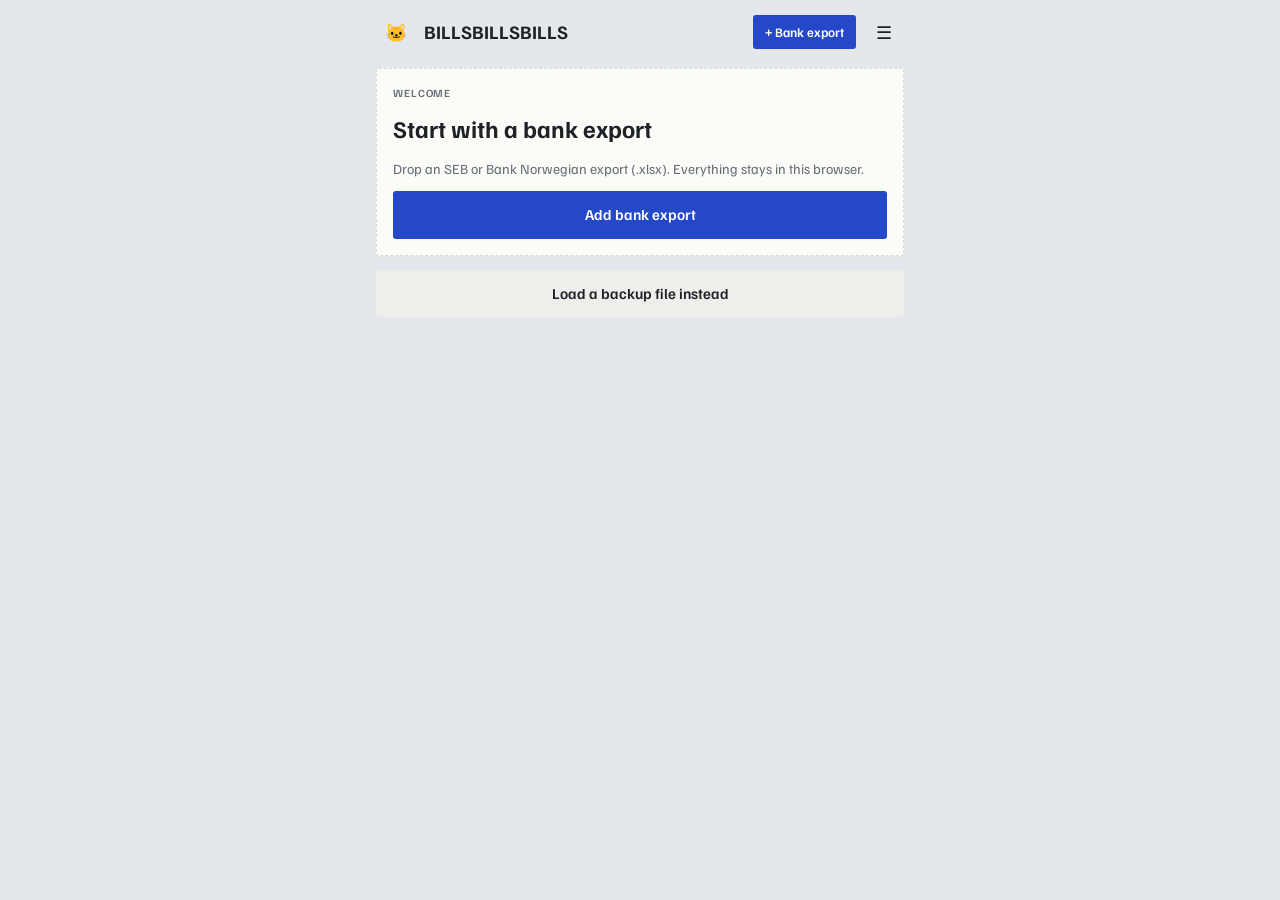
<file: index.html>
<!DOCTYPE html>
<html lang="en" data-skin="kvitto">
<head>
  <meta charset="UTF-8">
  <meta name="viewport" content="width=device-width, initial-scale=1.0, viewport-fit=cover">
  <title>BillsBillsBills</title>
  <script>
    // Apply the saved look before first paint
    try {
      const look = JSON.parse(localStorage.getItem('billsbillsbills_look') || '{}');
      if (look.skin) document.documentElement.dataset.skin = look.skin;
      if (look.theme) document.documentElement.dataset.theme = look.theme;
    } catch {}
  </script>
  <link rel="preconnect" href="https://fonts.googleapis.com">
  <link rel="preconnect" href="https://fonts.gstatic.com" crossorigin>
  <link rel="stylesheet" href="https://fonts.googleapis.com/css2?family=Familjen+Grotesk:wght@400;500;700&family=Martian+Mono:wght@400;600&family=Bagel+Fat+One&family=Atkinson+Hyperlegible:wght@400;700&family=Young+Serif&family=Hanken+Grotesk:wght@400;500;700&family=IBM+Plex+Mono:wght@400;500&display=swap">
  <link rel="stylesheet" href="styles.css">
</head>
<body>
  <div class="app">
    <header class="bar" id="bar"></header>
    <main class="screen" id="screen" aria-live="polite"></main>
  </div>
  <div id="overlay"></div>

  <input type="file" id="fileInput" accept=".xlsx,.xls,.csv" hidden>
  <input type="file" id="importRulesInput" accept=".json" hidden>
  <input type="file" id="importEventsInput" accept=".json" hidden>

  <!-- Debug Console (hidden unless ?debug in URL) -->
  <div id="debugConsole" class="debug-console" style="display: none;">
    <input type="text" id="debugInput" class="debug-input" placeholder="/clear, /rules, /events, /help">
  </div>

  <script src="https://cdn.sheetjs.com/xlsx-0.20.1/package/dist/xlsx.full.min.js"></script>
  <script type="module" src="js/app.js"></script>
</body>
</html>
</file>
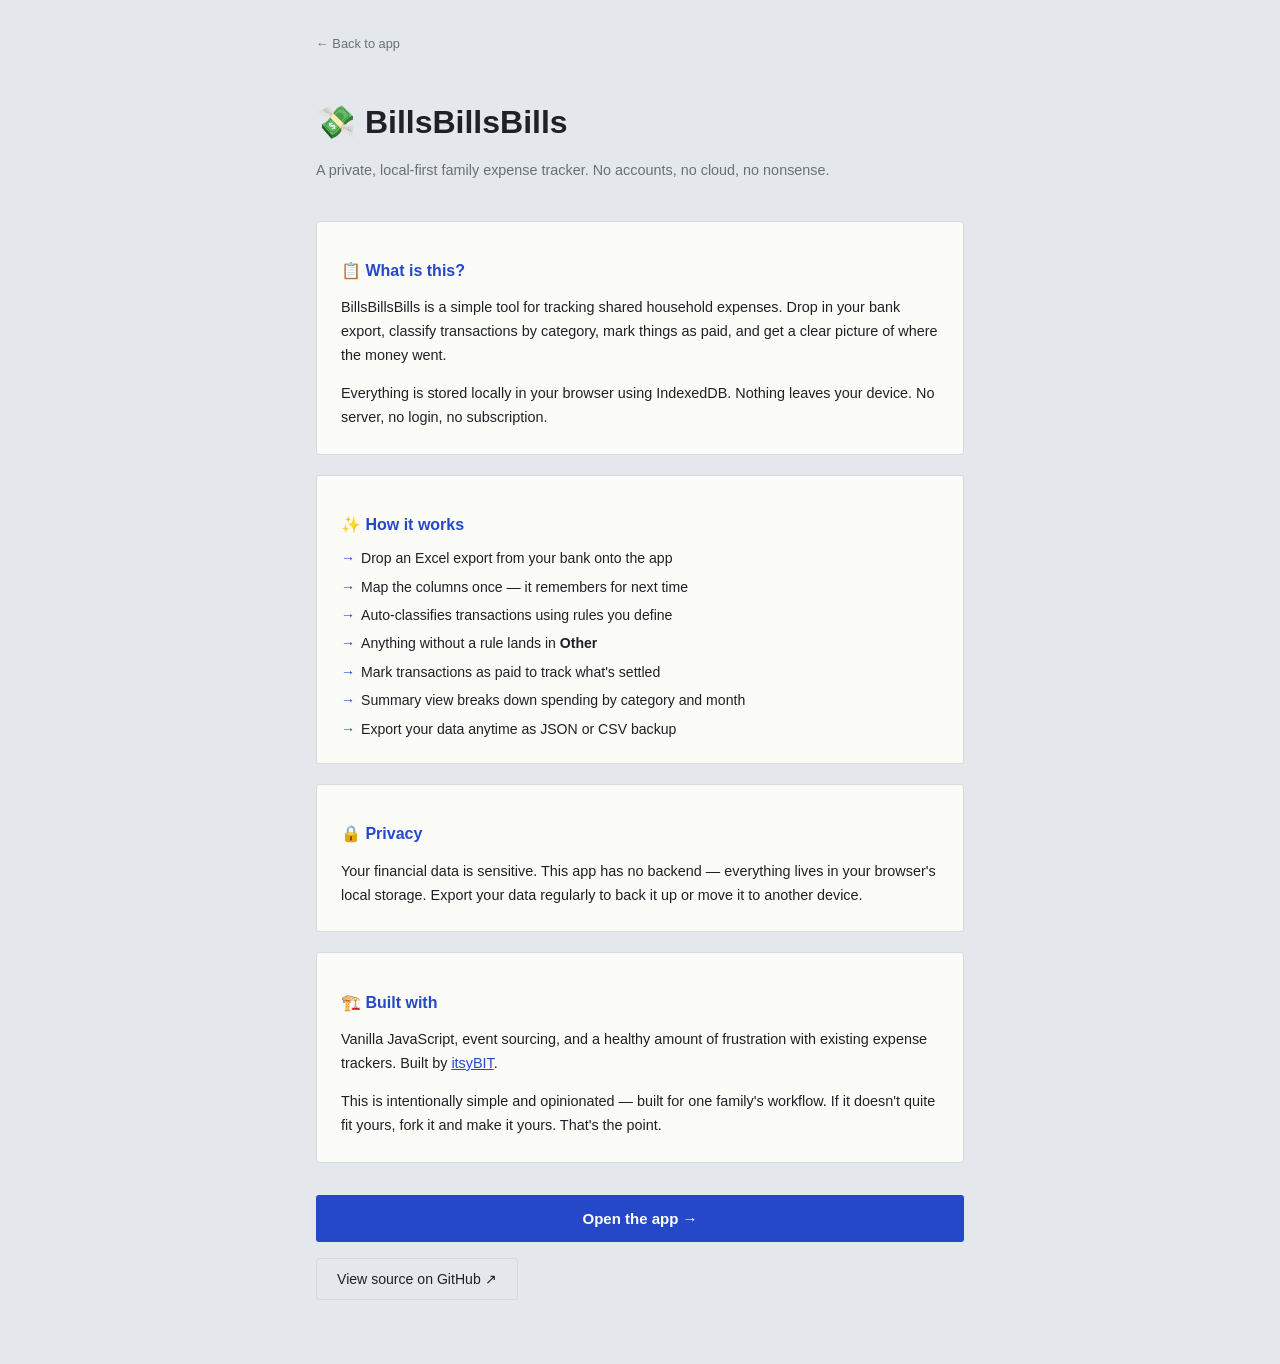
<file: about.html>
<!DOCTYPE html>
<html lang="en">
<head>
  <meta charset="UTF-8">
  <meta name="viewport" content="width=device-width, initial-scale=1.0">
  <title>About — BillsBillsBills</title>
  <link rel="stylesheet" href="styles.css">
  <style>
    .about-container {
      max-width: 680px;
      margin: 0 auto;
      padding: 2rem 1rem 4rem;
    }
    .about-header {
      margin-bottom: 2.5rem;
    }
    .about-header h1 {
      font-size: 2rem;
      margin-bottom: 0.5rem;
    }
    .about-header p {
      color: var(--color-muted);
      font-size: 0.9rem;
    }
    .about-section {
      background: var(--color-surface);
      border: 1px solid var(--color-border);
      border-radius: var(--radius-md);
      padding: 1.5rem;
      margin-bottom: 1.25rem;
    }
    .about-section h2 {
      font-size: 1rem;
      color: var(--color-primary);
      margin-bottom: 0.75rem;
      display: flex;
      align-items: center;
      gap: 0.5rem;
    }
    .about-section p {
      color: var(--color-text);
      line-height: 1.65;
      margin-bottom: 0.75rem;
      font-size: 0.9rem;
    }
    .about-section p:last-child { margin-bottom: 0; }
    .feature-list {
      list-style: none;
      padding: 0;
      margin: 0;
      display: flex;
      flex-direction: column;
      gap: 0.5rem;
    }
    .feature-list li {
      font-size: 0.88rem;
      color: var(--color-text);
      padding-left: 1.25rem;
      position: relative;
    }
    .feature-list li::before {
      content: '→';
      position: absolute;
      left: 0;
      color: var(--color-primary);
    }
    .cta-row {
      display: flex;
      gap: 1rem;
      flex-wrap: wrap;
      margin-top: 2rem;
    }
    .btn-outline {
      background: none;
      border: 1px solid var(--color-border);
      color: var(--color-text);
      padding: 0.6rem 1.25rem;
      border-radius: var(--radius-sm);
      font-size: 0.88rem;
      cursor: pointer;
      text-decoration: none;
      transition: border-color 0.15s, color 0.15s;
    }
    .btn-outline:hover {
      border-color: var(--color-primary);
      color: var(--color-primary);
    }
    .back-link {
      display: inline-flex;
      align-items: center;
      gap: 0.4rem;
      font-size: 0.8rem;
      color: var(--color-muted);
      text-decoration: none;
      margin-bottom: 1.5rem;
    }
    .back-link:hover { color: var(--color-text); }
  </style>
</head>
<body>
  <div class="about-container">
    <a href="./" class="back-link">← Back to app</a>

    <div class="about-header">
      <h1>💸 BillsBillsBills</h1>
      <p>A private, local-first family expense tracker. No accounts, no cloud, no nonsense.</p>
    </div>

    <div class="about-section">
      <h2>📋 What is this?</h2>
      <p>BillsBillsBills is a simple tool for tracking shared household expenses. Drop in your bank export, classify transactions by category, mark things as paid, and get a clear picture of where the money went.</p>
      <p>Everything is stored locally in your browser using IndexedDB. Nothing leaves your device. No server, no login, no subscription.</p>
    </div>

    <div class="about-section">
      <h2>✨ How it works</h2>
      <ul class="feature-list">
        <li>Drop an Excel export from your bank onto the app</li>
        <li>Map the columns once — it remembers for next time</li>
        <li>Auto-classifies transactions using rules you define</li>
        <li>Anything without a rule lands in <strong>Other</strong></li>
        <li>Mark transactions as paid to track what's settled</li>
        <li>Summary view breaks down spending by category and month</li>
        <li>Export your data anytime as JSON or CSV backup</li>
      </ul>
    </div>

    <div class="about-section">
      <h2>🔒 Privacy</h2>
      <p>Your financial data is sensitive. This app has no backend — everything lives in your browser's local storage. Export your data regularly to back it up or move it to another device.</p>
    </div>

    <div class="about-section">
      <h2>🏗️ Built with</h2>
      <p>Vanilla JavaScript, event sourcing, and a healthy amount of frustration with existing expense trackers. Built by <a href="https://itsybit.se" style="color:var(--color-primary)">itsyBIT</a>.</p>
      <p>This is intentionally simple and opinionated — built for one family's workflow. If it doesn't quite fit yours, fork it and make it yours. That's the point.</p>
    </div>

    <div class="cta-row">
      <a href="/" class="btn">Open the app →</a>
      <a href="https://github.com/itsybit-agent/billsbillsbills" target="_blank" rel="noopener" class="btn-outline">View source on GitHub ↗</a>
    </div>
  </div>
</body>
</html>
</file>
<file: styles.css>
/* ============================================================
   Skins: each sets colour + type tokens, light and dark.
   html[data-skin] picks the skin, html[data-theme] forces light/dark.
   ============================================================ */

:root, html[data-skin="kvitto"] {
  --bg: #e4e7eb; --surface: #fbfbf8; --ink: #1e2126; --muted: #69707a; --line: #d6d9dd;
  --accent: #2448c8; --accent-ink: #ffffff; --warn: #c3303b; --ok: #2c7a4c; --ai: #6b3fc6;
  --f-display: "Familjen Grotesk", "Helvetica Neue", Arial, sans-serif;
  --f-body: "Familjen Grotesk", "Helvetica Neue", Arial, sans-serif;
  --f-num: "Martian Mono", ui-monospace, Menlo, monospace;
  --r-card: 3px; --r-btn: 3px; --r-pill: 3px; --rule-style: dashed; --title-case: uppercase;
}
html[data-skin="mjau"] {
  --bg: #f1ecfa; --surface: #ffffff; --ink: #2e1a3d; --muted: #75668a; --line: #e3dbef;
  --accent: #e8603f; --accent-ink: #ffffff; --warn: #c93b56; --ok: #20865f; --ai: #2f6fe0;
  --f-display: "Bagel Fat One", "Arial Rounded MT Bold", system-ui, sans-serif;
  --f-body: "Atkinson Hyperlegible", system-ui, sans-serif;
  --f-num: "Atkinson Hyperlegible", system-ui, sans-serif;
  --r-card: 20px; --r-btn: 999px; --r-pill: 999px; --rule-style: solid; --title-case: none;
}
html[data-skin="sparbank"] {
  --bg: #e3ebe5; --surface: #f6f9f6; --ink: #12302a; --muted: #5a716b; --line: #cbdad0;
  --accent: #8e6a18; --accent-ink: #fffaf0; --warn: #ad3f2b; --ok: #2b7451; --ai: #23698a;
  --f-display: "Young Serif", Georgia, serif;
  --f-body: "Hanken Grotesk", "Helvetica Neue", Arial, sans-serif;
  --f-num: "IBM Plex Mono", ui-monospace, Menlo, monospace;
  --r-card: 6px; --r-btn: 4px; --r-pill: 4px; --rule-style: solid; --title-case: none;
}

@media (prefers-color-scheme: dark) {
  :root:not([data-theme="light"]), html[data-skin="kvitto"]:not([data-theme="light"]) {
    --bg: #141619; --surface: #1f2227; --ink: #e8e9ec; --muted: #9aa0a9; --line: #343840;
    --accent: #8098ff; --accent-ink: #0f1424; --warn: #ff7c84; --ok: #6cc890; --ai: #b99cff; color-scheme: dark;
  }
  html[data-skin="mjau"]:not([data-theme="light"]) {
    --bg: #1d1527; --surface: #2a2036; --ink: #f3ebfc; --muted: #b5a8c6; --line: #3c3049;
    --accent: #ff9172; --accent-ink: #2a120b; --warn: #ff8098; --ok: #62d3a6; --ai: #82b2ff; color-scheme: dark;
  }
  html[data-skin="sparbank"]:not([data-theme="light"]) {
    --bg: #0d201b; --surface: #142a24; --ink: #e2ede7; --muted: #8fa79f; --line: #26443b;
    --accent: #d6b05c; --accent-ink: #1b1505; --warn: #f08b73; --ok: #74c79a; --ai: #80c3e0; color-scheme: dark;
  }
}
html[data-theme="dark"], html[data-skin="kvitto"][data-theme="dark"] {
  --bg: #141619; --surface: #1f2227; --ink: #e8e9ec; --muted: #9aa0a9; --line: #343840;
  --accent: #8098ff; --accent-ink: #0f1424; --warn: #ff7c84; --ok: #6cc890; --ai: #b99cff; color-scheme: dark;
}
html[data-skin="mjau"][data-theme="dark"] {
  --bg: #1d1527; --surface: #2a2036; --ink: #f3ebfc; --muted: #b5a8c6; --line: #3c3049;
  --accent: #ff9172; --accent-ink: #2a120b; --warn: #ff8098; --ok: #62d3a6; --ai: #82b2ff; color-scheme: dark;
}
html[data-skin="sparbank"][data-theme="dark"] {
  --bg: #0d201b; --surface: #142a24; --ink: #e2ede7; --muted: #8fa79f; --line: #26443b;
  --accent: #d6b05c; --accent-ink: #1b1505; --warn: #f08b73; --ok: #74c79a; --ai: #80c3e0; color-scheme: dark;
}

/* Derived tokens, so a skin only needs its base colours */
html {
  --sunk: color-mix(in srgb, var(--ink) 6%, var(--surface));
  --accent-soft: color-mix(in srgb, var(--accent) 14%, var(--surface));
  --ai-soft: color-mix(in srgb, var(--ai) 13%, var(--surface));
  --warn-soft: color-mix(in srgb, var(--warn) 12%, var(--surface));
  /* Old names, still used by about.html */
  --color-text: var(--ink); --color-muted: var(--muted); --color-primary: var(--accent);
  --color-surface: var(--surface); --color-border: var(--line); --radius-md: var(--r-card); --radius-sm: var(--r-btn);
}

/* ============================================================
   Base
   ============================================================ */
* { box-sizing: border-box; }
body { margin: 0; background: var(--bg); color: var(--ink); font-family: var(--f-body); font-size: 15px; line-height: 1.45; -webkit-font-smoothing: antialiased; }
.num { font-family: var(--f-num); font-variant-numeric: tabular-nums; }
html[data-skin="kvitto"] .num, :root:not([data-skin]) .num { font-size: .92em; letter-spacing: -.02em; }
button, input, select { font: inherit; color: inherit; }
button:focus-visible, input:focus-visible, select:focus-visible { outline: 2px solid var(--accent); outline-offset: 2px; }

.app.app--wide { max-width: 1120px; }
.app { max-width: 560px; margin: 0 auto; min-height: 100vh; padding-left: max(16px, env(safe-area-inset-left, 0px)); padding-right: max(16px, env(safe-area-inset-right, 0px)); }
.bar { display: flex; align-items: center; gap: 8px; padding: 12px 0; background: var(--bg); position: sticky; top: 0; z-index: 5; }
.bar h1 { font-family: var(--f-display); text-transform: var(--title-case); font-size: 19px; margin: 0; flex: 1; font-weight: 700; min-width: 0; white-space: nowrap; overflow: hidden; text-overflow: ellipsis; }
.icon { width: 40px; height: 40px; border-radius: var(--r-btn); border: 0; background: transparent; cursor: pointer; display: grid; place-items: center; font-size: 18px; flex: none; }
.icon:hover { background: var(--sunk); }
.screen { padding: 4px 0 120px; display: grid; gap: 14px; align-content: start; }
.screen > * { min-width: 0; }

.card { background: var(--surface); border: 1px var(--rule-style) var(--line); border-radius: var(--r-card); padding: 16px; }
.eyebrow { font-size: 11px; letter-spacing: .08em; text-transform: uppercase; color: var(--muted); font-weight: 600; }
.h2 { font-family: var(--f-display); font-size: 24px; font-weight: 700; margin: 2px 0 0; line-height: 1.15; text-wrap: balance; }
.sub { color: var(--muted); font-size: 14px; margin: 4px 0 0; }
.btn { border: 0; border-radius: var(--r-btn); padding: 13px 16px; font-weight: 600; cursor: pointer; background: var(--accent); color: var(--accent-ink); width: 100%; font-size: 15px; text-decoration: none; text-align: center; display: inline-block; }
.btn.ghost { background: var(--sunk); color: var(--ink); }
.btn.small { width: auto; padding: 8px 12px; font-size: 13px; }
.btn.ai { background: var(--ai); color: var(--surface); }
.btn:disabled { opacity: .5; cursor: default; }
.row2 { display: flex; gap: 8px; }
.row2 > * { flex: 1; }
.chip { border: 1px solid var(--line); background: var(--surface); border-radius: var(--r-pill); padding: 8px 12px; font-size: 14px; cursor: pointer; white-space: nowrap; }
.chip:hover { border-color: var(--muted); }
.chip.on { background: var(--ink); color: var(--surface); border-color: var(--ink); }
.chips { display: flex; flex-wrap: wrap; gap: 6px; }
.seg { display: inline-flex; background: var(--sunk); border-radius: var(--r-btn); padding: 3px; gap: 2px; flex-wrap: wrap; }
.seg button { border: 0; background: transparent; padding: 6px 10px; border-radius: var(--r-btn); font-size: 13px; font-weight: 600; color: var(--muted); cursor: pointer; }
.seg button[aria-pressed="true"] { background: var(--surface); color: var(--ink); box-shadow: 0 1px 2px rgba(0,0,0,.12); }
.input { width: 100%; padding: 11px 12px; border-radius: var(--r-btn); border: 1px solid var(--line); background: var(--surface); }
.select { padding: 8px 10px; border-radius: var(--r-btn); border: 1px solid var(--line); background: var(--surface); max-width: 100%; }

/* lists */
.list { background: var(--surface); border: 1px var(--rule-style) var(--line); border-radius: var(--r-card); overflow: hidden; }
.li { display: flex; align-items: center; gap: 12px; padding: 13px 14px; border-top: 1px var(--rule-style) var(--line); width: 100%; background: none; border-left: 0; border-right: 0; border-bottom: 0; text-align: left; cursor: pointer; text-decoration: none; color: inherit; }
.li:first-child { border-top: 0; }
.li.static { cursor: default; }
.li .grow { flex: 1; min-width: 0; }
.li .t { font-weight: 600; overflow-wrap: anywhere; }
.li .s { color: var(--muted); font-size: 13px; }
.li .amt { font-weight: 600; text-align: right; white-space: nowrap; }
.sect { font-size: 13px; font-weight: 700; color: var(--muted); margin: 6px 2px -6px; display: flex; justify-content: space-between; align-items: baseline; gap: 8px; }
.hint { font-size: 13px; color: var(--muted); background: var(--sunk); border-radius: var(--r-card); padding: 10px 12px; display: flex; gap: 10px; align-items: center; justify-content: space-between; }
.hint.ai { background: var(--ai-soft); color: var(--ai); }
.hint.warn { background: var(--warn-soft); color: var(--warn); }
.flag { font-size: 12px; color: var(--ai); display: inline-flex; gap: 4px; align-items: center; }
.avatar { width: 28px; height: 28px; border-radius: 50%; background: var(--sunk); display: inline-grid; place-items: center; font-weight: 700; font-size: 12px; flex: none; }

/* home */
.pile { display: grid; gap: 12px; }
.pile .head { display: flex; justify-content: space-between; align-items: baseline; gap: 8px; }
.pile .count { font-family: var(--f-display); font-size: 34px; font-weight: 700; line-height: 1; }
.pile .count.num { font-family: var(--f-num); font-size: 30px; }
.mini .li { padding: 10px 2px; }
.story-teaser { background: var(--ink); color: var(--surface); border: 0; border-radius: var(--r-card); padding: 16px; text-align: left; cursor: pointer; display: grid; gap: 4px; width: 100%; }
.story-teaser .eyebrow { color: var(--surface); opacity: .7; }
.story-teaser b { font-family: var(--f-display); font-size: 20px; }
.addbtn { border: 0; background: var(--accent); color: var(--accent-ink); border-radius: var(--r-btn); padding: 8px 12px; font-weight: 600; font-size: 13px; cursor: pointer; white-space: nowrap; }

/* import */
.drop { border: 2px dashed var(--line); border-radius: var(--r-card); padding: 28px 16px; text-align: center; display: grid; gap: 8px; justify-items: center; background: var(--surface); cursor: pointer; }
.drop.dragover { border-color: var(--accent); background: var(--accent-soft); }
.drop .ico { width: 54px; height: 54px; border-radius: var(--r-card); background: var(--accent-soft); color: var(--accent); display: grid; place-items: center; font-size: 26px; }
.funnel { display: grid; gap: 8px; }
.fl { display: flex; justify-content: space-between; gap: 8px; padding: 10px 12px; border-radius: var(--r-btn); background: var(--sunk); font-size: 14px; }
.fl.hi { background: var(--ai-soft); color: var(--ai); font-weight: 600; }

/* sort */
.mcard { background: var(--surface); border: 1px var(--rule-style) var(--line); border-radius: var(--r-card); padding: 18px; display: grid; gap: 14px; }
.mcard .name { font-family: var(--f-display); font-size: 24px; font-weight: 700; line-height: 1.1; overflow-wrap: anywhere; }
.mcard .facts { display: flex; gap: 6px 14px; flex-wrap: wrap; color: var(--muted); font-size: 13px; margin-top: 4px; }
.aipick { border: 2px solid var(--ai); background: var(--ai-soft); color: var(--ai); border-radius: var(--r-card); padding: 14px; font-size: 18px; font-weight: 700; cursor: pointer; display: flex; justify-content: space-between; align-items: center; width: 100%; text-align: left; }
.aipick small { display: block; font-size: 12px; font-weight: 500; opacity: .85; }
.mrow { padding: 12px 14px; border-top: 1px var(--rule-style) var(--line); display: grid; gap: 8px; }
.mrow:first-child { border-top: 0; }
.mrow .top { display: flex; justify-content: space-between; gap: 8px; align-items: baseline; }
.mrow .top b { overflow-wrap: anywhere; }
.linkbtn { background: none; border: 0; padding: 4px 0; color: var(--muted); font-size: 13px; text-decoration: underline; text-underline-offset: 3px; cursor: pointer; white-space: nowrap; }
.linkbtn:hover { color: var(--ink); }
.aichip { border: 1.5px solid var(--ai); color: var(--ai); background: var(--ai-soft); }
.hscroll { display: flex; gap: 6px; overflow-x: auto; padding-bottom: 2px; scrollbar-width: none; }
.progress { height: 4px; border-radius: 2px; background: var(--line); overflow: hidden; }
.progress i { display: block; height: 100%; background: var(--ai); transition: width .3s; }

/* pay */
.payrow { display: grid; grid-template-columns: minmax(0, 1fr) auto; gap: 6px 12px; padding: 14px; border-top: 1px var(--rule-style) var(--line); align-items: center; }
.payrow:first-child { border-top: 0; }
.payrow.selected { background: var(--accent-soft); }
.pick { width: 20px; height: 20px; accent-color: var(--accent); margin: 0; flex: none; cursor: pointer; }
.sticky .btn.ghost-on-ink { background: transparent; color: var(--surface); border: 1px solid color-mix(in srgb, var(--surface) 40%, transparent); }
.payrow .who { cursor: pointer; font-weight: 600; display: flex; gap: 8px; align-items: center; min-width: 0; overflow-wrap: anywhere; }
.payrow .pamt { font-size: 18px; font-weight: 700; text-align: right; white-space: nowrap; }
.payrow .meta { grid-column: 1 / 3; display: flex; gap: 6px 10px; flex-wrap: wrap; align-items: center; justify-content: space-between; }
.payrow .acts { display: flex; gap: 6px; margin-left: auto; }
.payrow details { grid-column: 1 / 3; font-size: 13px; color: var(--muted); }
.payrow details summary { cursor: pointer; }
.payrow details .payline { display: flex; flex-wrap: wrap; justify-content: space-between; align-items: baseline; gap: 4px 8px; padding: 8px 0; border-top: 1px var(--rule-style) var(--line); }
.payline .grow { flex: 1; min-width: 0; overflow-wrap: anywhere; color: var(--ink); }
.payline__acts { flex-basis: 100%; display: flex; gap: 12px; align-items: center; justify-content: flex-end; }
.month-pick { width: 100%; padding: 11px 12px; font-weight: 600; }
.mini-select { padding: 4px 6px; font-size: 13px; }
.hrow { display: flex; gap: 10px; align-items: center; padding: 11px 14px; border-top: 1px var(--rule-style) var(--line); }
.hrow:first-child { border-top: 0; }
.hrow .grow { flex: 1; min-width: 0; }
.hrow.undone { opacity: .45; text-decoration: line-through; }
.hrow-wrap { border-top: 1px var(--rule-style) var(--line); }
.hrow-wrap:first-child { border-top: 0; }
.hrow-wrap > summary { list-style: none; cursor: pointer; border-top: 0; }
.hrow-wrap > summary::-webkit-details-marker { display: none; }
.hrow-wrap.undone > summary { opacity: .45; text-decoration: line-through; }
.hrow-wrap .chev { color: var(--muted); transition: transform .15s; }
.hrow-wrap[open] .chev { transform: rotate(90deg); }
.hrow-body { padding: 0 14px 12px 50px; font-size: 13px; color: var(--muted); }
.hrow-body .payline { display: flex; justify-content: space-between; gap: 8px; padding: 6px 0; border-top: 1px var(--rule-style) var(--line); }
.hrow-body .payline .grow { flex: 1; min-width: 0; overflow-wrap: anywhere; color: var(--ink); }
.linkrow { background: none; border: 0; padding: 0; text-align: left; cursor: pointer; min-width: 0; }
.li.filed .t, .li.filed .amt { color: var(--muted); }
.tick { width: 26px; height: 26px; border-radius: 50%; background: var(--accent); color: var(--accent-ink); display: grid; place-items: center; font-size: 13px; flex: none; }
.sticky { position: sticky; bottom: calc(10px + env(safe-area-inset-bottom, 0px)); background: var(--ink); color: var(--surface); border-radius: var(--r-card); padding: 12px 14px; display: flex; align-items: center; gap: 10px; z-index: 4; box-shadow: 0 10px 30px -10px rgba(0,0,0,.4); }
.sticky .grow { flex: 1; min-width: 0; }
.sticky .btn { width: auto; background: var(--surface); color: var(--ink); padding: 9px 12px; font-size: 14px; }

/* all transactions */
.txrow { display: grid; grid-template-columns: minmax(0, 1fr) auto; gap: 4px 10px; padding: 11px 14px; border-top: 1px var(--rule-style) var(--line); align-items: center; }
.txrow:first-child { border-top: 0; }
.txrow .d { font-weight: 600; overflow-wrap: anywhere; }
.txrow .m { grid-column: 1 / 3; display: flex; gap: 8px; align-items: center; flex-wrap: wrap; font-size: 13px; color: var(--muted); }
.txrow.excluded { opacity: .5; }
.txrow .x { margin-left: auto; background: none; border: 0; color: var(--muted); cursor: pointer; }

/* sheet + toast */
.scrim { position: fixed; inset: 0; background: rgba(0,0,0,.35); z-index: 20; display: flex; align-items: flex-end; justify-content: center; }
.sheet { background: var(--surface); width: 100%; max-width: 560px; border-radius: var(--r-card) var(--r-card) 0 0; padding: 10px 14px calc(18px + env(safe-area-inset-bottom, 0px)); display: grid; gap: 2px; max-height: 90vh; overflow-y: auto; }
.sheet .grab { width: 40px; height: 4px; border-radius: 2px; background: var(--line); justify-self: center; margin-bottom: 6px; }
.sheet .li { border: 0; }
.toast { position: fixed; left: 50%; bottom: calc(90px + env(safe-area-inset-bottom, 0px)); transform: translateX(-50%); background: var(--ink); color: var(--surface); padding: 10px 14px; border-radius: var(--r-btn); font-size: 14px; z-index: 30; display: flex; gap: 12px; align-items: center; max-width: calc(100% - 32px); }
.toast button { background: none; border: 0; color: var(--accent); font-weight: 700; cursor: pointer; padding: 0; }

/* story */
.story { position: fixed; inset: 0; z-index: 25; background: var(--ink); color: var(--surface); display: flex; justify-content: center; }
.story .inner { width: 100%; max-width: 480px; display: flex; flex-direction: column; padding: calc(12px + env(safe-area-inset-top, 0px)) 16px calc(20px + env(safe-area-inset-bottom, 0px)); position: relative; }
.segs { display: flex; gap: 4px; }
.segs i { flex: 1; height: 3px; border-radius: 2px; background: color-mix(in srgb, var(--surface) 25%, transparent); }
.segs i.on { background: var(--surface); }
.story .close { position: absolute; right: 12px; top: calc(22px + env(safe-area-inset-top, 0px)); background: none; border: 0; color: var(--surface); font-size: 24px; cursor: pointer; z-index: 3; }
.slide { flex: 1; display: flex; flex-direction: column; justify-content: center; gap: 14px; padding: 20px 4px; }
.slide .k { font-size: 13px; text-transform: uppercase; letter-spacing: .08em; opacity: .7; font-weight: 600; }
.slide .huge { font-family: var(--f-display); font-size: 48px; line-height: .98; font-weight: 700; text-wrap: balance; overflow-wrap: anywhere; }
.slide .line { font-size: 19px; line-height: 1.35; text-wrap: balance; }
.slide .callout { background: color-mix(in srgb, var(--surface) 10%, transparent); border-radius: var(--r-card); padding: 12px 14px; font-size: 15px; }
.tapzones { position: absolute; inset: 60px 0 0 0; display: flex; }
.tapzones button { flex: 1; background: none; border: 0; cursor: pointer; }
.tapzones button:last-child { flex: 2; }
.bars { display: flex; align-items: flex-end; gap: 4px; height: 130px; }
.bars div { flex: 1; display: grid; gap: 4px; align-content: end; justify-items: center; font-size: 10px; height: 100%; }
.bars span.b { width: 100%; border-radius: 3px 3px 0 0; background: color-mix(in srgb, var(--surface) 40%, transparent); }
.bars div.max span.b { background: var(--accent); }
.storynav { display: flex; justify-content: space-between; font-size: 12px; opacity: .6; }
.story .btn { position: relative; z-index: 3; background: var(--surface); color: var(--ink); }

/* look picker */
.skins { display: grid; gap: 8px; }
.skin { display: flex; gap: 12px; align-items: center; padding: 12px; border: 2px solid var(--line); border-radius: var(--r-card); background: var(--surface); cursor: pointer; text-align: left; width: 100%; }
.skin[aria-pressed="true"] { border-color: var(--accent); }
.skin .sw { display: flex; gap: 3px; }
.skin .sw i { width: 16px; height: 16px; border-radius: 50%; border: 1px solid rgba(0,0,0,.1); }

/* insights tables (full view) */
.table { width: 100%; border-collapse: collapse; font-size: 14px; }
.table td, .table th { padding: 8px 6px; border-bottom: 1px var(--rule-style) var(--line); text-align: left; vertical-align: top; }
.table .amount { text-align: right; white-space: nowrap; font-family: var(--f-num); font-variant-numeric: tabular-nums; }
.section { display: grid; gap: 8px; }
.section h3 { font-family: var(--f-display); margin: 8px 0 0; font-size: 18px; }
.section__description { color: var(--muted); }
.insight-highlights { padding-left: 1.2rem; line-height: 1.6; margin: 0; }
.insight-change { font-size: .85rem; color: var(--muted); }
.insight-change--up { color: var(--warn); }
.insight-change--down { color: var(--ok); }
.insight-ai { white-space: pre-wrap; line-height: 1.5; }
.insight-bars { display: flex; align-items: flex-end; gap: 4px; height: 160px; }
.insight-bar { flex: 1; height: 100%; display: flex; flex-direction: column; justify-content: flex-end; }
.insight-bar__fill { background: var(--accent); border-radius: 3px 3px 0 0; min-height: 2px; }
.insight-bar__label { font-size: .7rem; text-align: center; color: var(--muted); margin-top: 2px; }
.actions { display: flex; gap: 8px; flex-wrap: wrap; align-items: center; }

/* column mapping preview (unknown bank formats) */
.mapping-preview { display: grid; gap: 10px; }
.checkbox-label { display: flex; align-items: center; gap: 6px; font-size: 14px; }
.preview-table-wrapper { overflow-x: auto; }
.preview-table { width: 100%; border-collapse: collapse; font-size: .85rem; }
.preview-table th, .preview-table td { padding: 6px; border: 1px solid var(--line); text-align: left; white-space: nowrap; }
.preview-table th select { width: 100%; padding: 4px; background: var(--surface); border: 1px solid var(--line); border-radius: var(--r-btn); }
.preview-table tr.header-row { background: var(--accent-soft); }
.preview-table td { color: var(--muted); }

/* debug console (?debug) */
.debug-console { position: fixed; bottom: 0; left: 0; right: 0; background: #000; padding: 8px; border-top: 2px solid #0f0; z-index: 1000; }
.debug-input { width: 100%; background: #111; color: #0f0; border: none; padding: 8px; font-family: monospace; font-size: 1rem; }
.debug-input:focus { outline: none; }
.debug-input::placeholder { color: #060; }

@media (prefers-reduced-motion: reduce) { * { transition: none !important; } }

/* trends (Insights) */
.trend-filters { display: flex; gap: 8px; align-items: center; justify-content: space-between; }
/* Every category in view at once: chips wrap instead of scrolling sideways */
.tr-chips { display: flex; flex-wrap: wrap; gap: 6px; }
.tr-chips .chip { display: inline-flex; align-items: center; gap: 6px; padding: 6px 11px; font-size: 13px; }
.tr-chips .chip.on { background: var(--surface); color: var(--ink); border: 2px solid var(--ink); padding: 5px 10px; }
.tr-legend { display: flex; flex-wrap: wrap; gap: 6px 14px; font-size: 13px; color: var(--muted); }
.tr-legend span { display: inline-flex; align-items: center; gap: 6px; }
.tr-legend b { color: var(--ink); font-weight: 600; }
.tr-swatch { display: inline-block; width: 10px; height: 10px; border-radius: 3px; background: var(--accent); flex: none; }
.tr-mini__head b .tr-swatch { margin-right: 5px; vertical-align: 0; }
.tr-chart { position: relative; }
.tr-svg { width: 100%; height: auto; display: block; overflow: visible; }
.tr-svg--mini { height: 48px; }
.tr-col { fill: var(--accent); }
.tr-chart.hovering .tr-col:not(.tr-col--hover) { opacity: .4; }
.tr-col { transition: opacity .12s; }
.tr-grid, .tr-base { stroke: var(--line); stroke-width: 1; }
.tr-avg { stroke: var(--muted); stroke-width: 1; }
.tr-tick { fill: var(--muted); font-size: 10px; font-family: var(--f-body); font-variant-numeric: tabular-nums; }
.tr-cap { fill: var(--ink); font-size: 11px; font-weight: 700; font-family: var(--f-body); }
.tr-hit { fill: transparent; cursor: pointer; outline: none; }
.tr-tip { position: absolute; top: -6px; transform: translateX(-50%); background: var(--ink); color: var(--surface); font-size: 13px; padding: 6px 10px; border-radius: var(--r-btn); white-space: nowrap; pointer-events: none; display: grid; gap: 2px; z-index: 2; }
.tr-tip[hidden] { display: none; }
.tr-tip div { display: flex; align-items: center; gap: 6px; }
.tr-tip .tr-swatch { box-shadow: 0 0 0 1px var(--surface); }
.tr-table summary { cursor: pointer; color: var(--muted); font-size: 13px; }
.tr-grid-list { display: grid; grid-template-columns: repeat(auto-fill, minmax(150px, 1fr)); gap: 8px; }
.app--wide .tr-grid-list { grid-template-columns: repeat(auto-fill, minmax(190px, 1fr)); }
.tr-mini { background: var(--surface); border: 1px var(--rule-style) var(--line); border-radius: var(--r-card); padding: 10px; display: grid; gap: 6px; text-align: left; cursor: pointer; min-width: 0; }
.tr-mini.on { border: 2px solid var(--accent); padding: 9px; }
.tr-mini__head { display: flex; justify-content: space-between; gap: 6px; font-size: 13px; min-width: 0; }
.tr-mini__head b { overflow: hidden; text-overflow: ellipsis; white-space: nowrap; }
.tr-mini__head .num { color: var(--muted); white-space: nowrap; font-size: 12px; }

/* Categorical palette for comparing categories (dataviz reference, slots 1–6).
   Validated against every look's chart surface: all checks pass, light and dark.
   On light surfaces aqua, yellow and magenta sit below 3:1 — the legend's
   totals and the numbers table carry the values (relief rule). */
html { --s1: #2a78d6; --s2: #eb6834; --s3: #1baf7a; --s4: #eda100; --s5: #e87ba4; --s6: #008300; }
@media (prefers-color-scheme: dark) {
  html:not([data-theme="light"]) { --s1: #3987e5; --s2: #d95926; --s3: #199e70; --s4: #c98500; --s5: #d55181; --s6: #008300; }
}
html[data-theme="dark"] { --s1: #3987e5; --s2: #d95926; --s3: #199e70; --s4: #c98500; --s5: #d55181; --s6: #008300; }
.tr-s1 { fill: var(--s1); background: var(--s1); }
.tr-s2 { fill: var(--s2); background: var(--s2); }
.tr-s3 { fill: var(--s3); background: var(--s3); }
.tr-s4 { fill: var(--s4); background: var(--s4); }
.tr-s5 { fill: var(--s5); background: var(--s5); }
.tr-s6 { fill: var(--s6); background: var(--s6); }
</file>
